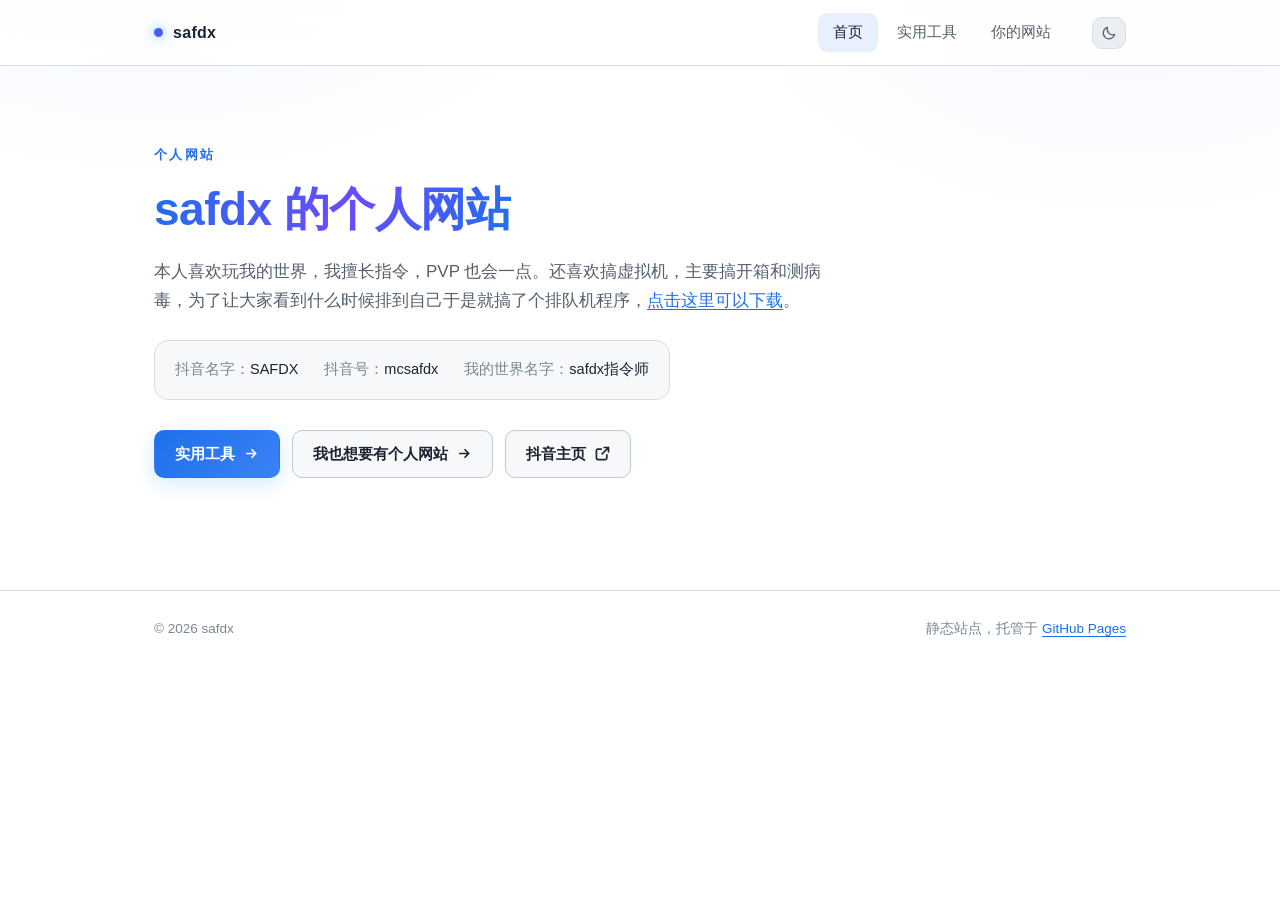
<file: index.html>
<!DOCTYPE html>
<html lang="zh-CN">
<head>
<meta charset="utf-8">
<meta name="viewport" content="width=device-width, initial-scale=1">
<title>safdx 的个人网站</title>
<meta name="description" content="safdx 的个人网站 —— 给自己团队做的系统都放在这里，可以直接下载。">
<link rel="icon" href="data:image/svg+xml,%3Csvg xmlns='http://www.w3.org/2000/svg' viewBox='0 0 64 64'%3E%3Crect width='64' height='64' rx='14' fill='%230a0e13'/%3E%3Ccircle cx='32' cy='32' r='13' fill='%234aa8ff'/%3E%3C/svg%3E">
<script>
/* 主题要在首次绘制前定好，免得先闪一下再变色 */
(function () {
  var m = document.cookie.match(/(?:^|;\s*)theme=(dark|light)/);
  var saved = m ? m[1] : null;
  /* cookie 拿不到时（比如用 file:// 直接打开）退回 localStorage */
  if (!saved) {
    try { saved = localStorage.getItem('theme'); } catch (e) { saved = null; }
  }
  if (saved !== 'dark' && saved !== 'light') saved = null;
  var light = window.matchMedia && window.matchMedia('(prefers-color-scheme: light)').matches;
  var useLight = saved === 'light' || (saved !== 'dark' && light);
  document.documentElement.setAttribute('data-site-theme', useLight ? 'light' : 'dark');
})();
</script>
<link rel="stylesheet" href="assets/css/style.css?v=11">
</head>
<body>

<header class="site-header">
  <div class="header-inner">
    <a class="brand" href="index.html"><span class="dot" aria-hidden="true"></span>safdx</a>
    <nav class="nav">
      <a href="index.html" class="is-active">首页</a>
      <a href="tools.html">实用工具</a>
      <a href="website.html">你的网站</a>
    </nav>
    <div class="theme-switch">
      <button type="button" class="theme-btn" id="themeToggle" title="切换到浅色" aria-label="切换到浅色" aria-pressed="true">
        <svg class="icon-sun" width="16" height="16" viewBox="0 0 24 24" fill="none" aria-hidden="true">
          <circle cx="12" cy="12" r="4.2" stroke="currentColor" stroke-width="1.8"/>
          <path d="M12 2.4v2.3M12 19.3v2.3M2.4 12h2.3M19.3 12h2.3M5.2 5.2l1.6 1.6M17.2 17.2l1.6 1.6M18.8 5.2l-1.6 1.6M6.8 17.2l-1.6 1.6"
                stroke="currentColor" stroke-width="1.8" stroke-linecap="round"/>
        </svg>
        <svg class="icon-moon" width="16" height="16" viewBox="0 0 24 24" fill="none" aria-hidden="true">
          <path d="M20.4 14.4A8.7 8.7 0 0 1 9.6 3.6a8.7 8.7 0 1 0 10.8 10.8Z"
                stroke="currentColor" stroke-width="1.8" stroke-linejoin="round"/>
        </svg>
      </button>
    </div>
    <button class="nav-toggle" aria-label="切换导航菜单" aria-expanded="false">
      <span></span><span></span><span></span>
    </button>
  </div>
</header>

<main>

  <section class="hero">
    <div class="wrap">
      <p class="eyebrow">个人网站</p>
      <h1 class="hero-title"><span class="grad-text">safdx 的个人网站</span></h1>
      <p class="hero-sub">本人喜欢玩我的世界，我擅长指令，PVP 也会一点。还喜欢搞虚拟机，主要搞开箱和测病毒，为了让大家看到什么时候排到自己于是就搞了个排队机程序，<span class="dl-hint"><button type="button" class="dl-hint-link" id="dlHintBtn" aria-expanded="false" aria-controls="dlHintPop">点击这里可以下载</button><span class="dl-hint-pop" id="dlHintPop" role="group" aria-label="下载客户端">
        <a href="downloads/queue_client.exe" class="js-download" download>Windows 客户端</a>
        <a href="downloads/queue_client_high.apk" class="js-download" download>安卓客户端</a>
      </span></span>。</p>

      <div class="contact-card">
        <p class="contact-row"><span class="contact-key">抖音名字：</span>SAFDX</p>
        <p class="contact-row"><span class="contact-key">抖音号：</span>mcsafdx</p>
        <p class="contact-row"><span class="contact-key">我的世界名字：</span>safdx指令师</p>
      </div>

      <div class="hero-actions">
        <a class="btn btn-primary" href="tools.html">
          实用工具
          <svg width="15" height="15" viewBox="0 0 16 16" fill="none" aria-hidden="true">
            <path d="M3 8h9M8.5 4 12.5 8l-4 4" stroke="currentColor" stroke-width="1.8"
                  stroke-linecap="round" stroke-linejoin="round"/>
          </svg>
        </a>
        <a class="btn btn-ghost" href="website.html">
          我也想要有个人网站
          <svg width="15" height="15" viewBox="0 0 16 16" fill="none" aria-hidden="true">
            <path d="M3 8h9M8.5 4 12.5 8l-4 4" stroke="currentColor" stroke-width="1.8"
                  stroke-linecap="round" stroke-linejoin="round"/>
          </svg>
        </a>
        <a class="btn btn-ghost" href="https://www.douyin.com/user/MS4wLjABAAAAdR-91zfeiwKAZihuY0wtQ143TeGW-eubZFzVfm_bqbgr_n3xeeypaCwjlSwu5_VN"
           target="_blank" rel="noopener noreferrer">
          抖音主页
          <svg width="15" height="15" viewBox="0 0 16 16" fill="none" aria-hidden="true">
            <path d="M9.8 1.6h4.6v4.6M14.4 1.6 7.6 8.4M6.6 3.4H3.1A1.6 1.6 0 0 0 1.5 5v7.9a1.6 1.6 0 0 0 1.6 1.6H11a1.6 1.6 0 0 0 1.6-1.6V9.4"
                  stroke="currentColor" stroke-width="1.8" stroke-linecap="round" stroke-linejoin="round"/>
          </svg>
        </a>
      </div>
    </div>
  </section>

</main>

<footer class="site-footer">
  <div class="wrap footer-inner">
    <span>© <span data-year>2026</span> safdx</span>
    <span>静态站点，托管于 <a class="dl-hint-link" href="https://docs.github.com/zh/pages" target="_blank" rel="noopener noreferrer">GitHub Pages</a></span>
  </div>
</footer>

<div class="modal" id="riskModal" hidden>
  <div class="modal-backdrop" data-modal-close></div>
  <div class="modal-card" role="dialog" aria-modal="true" aria-labelledby="riskModalTitle">
    <h3 class="modal-title" id="riskModalTitle">下载提示</h3>
    <p class="modal-text">该程序可能会被判定为风险程序，仅需选择信任、保留、无视风险即可，你不必担心安装到病毒</p>
    <div class="modal-actions">
      <button type="button" class="btn btn-ghost btn-sm" data-modal-close>取消</button>
      <a class="btn btn-primary btn-sm" id="riskConfirm" href="#" download>继续下载</a>
    </div>
  </div>
</div>

<script src="assets/js/main.js?v=17"></script>
</body>
</html>
</file>
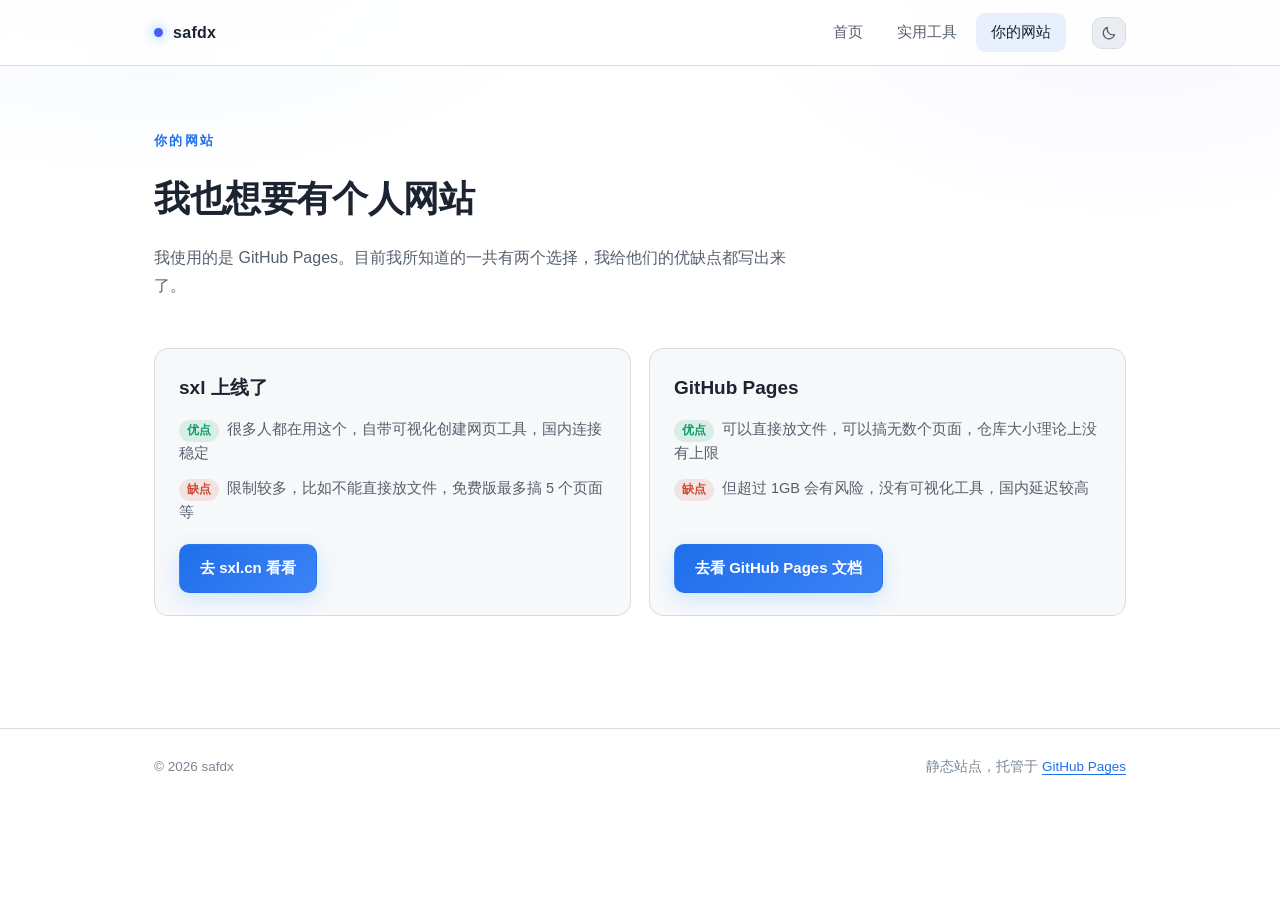
<file: website.html>
<!DOCTYPE html>
<html lang="zh-CN">
<head>
<meta charset="utf-8">
<meta name="viewport" content="width=device-width, initial-scale=1">
<title>你的网站 — safdx 的个人网站</title>
<meta name="description" content="想自己也搞一个个人网站？这里对比了 sxl 上线了和 GitHub Pages 两种做法的优缺点。">
<link rel="icon" href="data:image/svg+xml,%3Csvg xmlns='http://www.w3.org/2000/svg' viewBox='0 0 64 64'%3E%3Crect width='64' height='64' rx='14' fill='%230a0e13'/%3E%3Ccircle cx='32' cy='32' r='13' fill='%234aa8ff'/%3E%3C/svg%3E">
<script>
/* 主题要在首次绘制前定好，免得先闪一下再变色 */
(function () {
  var m = document.cookie.match(/(?:^|;\s*)theme=(dark|light)/);
  var saved = m ? m[1] : null;
  /* cookie 拿不到时（比如用 file:// 直接打开）退回 localStorage */
  if (!saved) {
    try { saved = localStorage.getItem('theme'); } catch (e) { saved = null; }
  }
  if (saved !== 'dark' && saved !== 'light') saved = null;
  var light = window.matchMedia && window.matchMedia('(prefers-color-scheme: light)').matches;
  var useLight = saved === 'light' || (saved !== 'dark' && light);
  document.documentElement.setAttribute('data-site-theme', useLight ? 'light' : 'dark');
})();
</script>
<link rel="stylesheet" href="assets/css/style.css?v=11">
</head>
<body>

<header class="site-header">
  <div class="header-inner">
    <a class="brand" href="index.html"><span class="dot" aria-hidden="true"></span>safdx</a>
    <nav class="nav">
      <a href="index.html">首页</a>
      <a href="tools.html">实用工具</a>
      <a href="website.html" class="is-active">你的网站</a>
    </nav>
    <div class="theme-switch">
      <button type="button" class="theme-btn" id="themeToggle" title="切换到浅色" aria-label="切换到浅色" aria-pressed="true">
        <svg class="icon-sun" width="16" height="16" viewBox="0 0 24 24" fill="none" aria-hidden="true">
          <circle cx="12" cy="12" r="4.2" stroke="currentColor" stroke-width="1.8"/>
          <path d="M12 2.4v2.3M12 19.3v2.3M2.4 12h2.3M19.3 12h2.3M5.2 5.2l1.6 1.6M17.2 17.2l1.6 1.6M18.8 5.2l-1.6 1.6M6.8 17.2l-1.6 1.6"
                stroke="currentColor" stroke-width="1.8" stroke-linecap="round"/>
        </svg>
        <svg class="icon-moon" width="16" height="16" viewBox="0 0 24 24" fill="none" aria-hidden="true">
          <path d="M20.4 14.4A8.7 8.7 0 0 1 9.6 3.6a8.7 8.7 0 1 0 10.8 10.8Z"
                stroke="currentColor" stroke-width="1.8" stroke-linejoin="round"/>
        </svg>
      </button>
    </div>
    <button class="nav-toggle" aria-label="切换导航菜单" aria-expanded="false">
      <span></span><span></span><span></span>
    </button>
  </div>
</header>

<main>

  <section class="page-head">
    <div class="wrap">
      <p class="eyebrow">你的网站</p>
      <h1 class="page-title">我也想要有个人网站</h1>
      <p class="page-sub">我使用的是 GitHub Pages。目前我所知道的一共有两个选择，我给他们的优缺点都写出来了。</p>
    </div>
  </section>

  <section class="section">
    <div class="wrap">
      <div class="compare-grid">

        <article class="compare-card">
          <h2 class="compare-name">sxl 上线了</h2>
          <ul class="compare-list">
            <li><span class="compare-tag is-pro">优点</span>很多人都在用这个，自带可视化创建网页工具，国内连接稳定</li>
            <li><span class="compare-tag is-con">缺点</span>限制较多，比如不能直接放文件，免费版最多搞 5 个页面等</li>
          </ul>
          <a class="btn btn-primary compare-go" href="https://www.sxl.cn/" target="_blank" rel="noopener noreferrer">去 sxl.cn 看看</a>
        </article>

        <article class="compare-card">
          <h2 class="compare-name">GitHub Pages</h2>
          <ul class="compare-list">
            <li><span class="compare-tag is-pro">优点</span>可以直接放文件，可以搞无数个页面，仓库大小理论上没有上限</li>
            <li><span class="compare-tag is-con">缺点</span>但超过 1GB 会有风险，没有可视化工具，国内延迟较高</li>
          </ul>
          <a class="btn btn-primary compare-go" href="https://docs.github.com/zh/pages" target="_blank" rel="noopener noreferrer">去看 GitHub Pages 文档</a>
        </article>

      </div>
    </div>
  </section>

</main>

<footer class="site-footer">
  <div class="wrap footer-inner">
    <span>© <span data-year>2026</span> safdx</span>
    <span>静态站点，托管于 <a class="dl-hint-link" href="https://docs.github.com/zh/pages" target="_blank" rel="noopener noreferrer">GitHub Pages</a></span>
  </div>
</footer>

<script src="assets/js/main.js?v=17"></script>
</body>
</html>
</file>
<file: assets/css/style.css>
/* ============================================================
   safdx 的个人网站 — 全站样式（深色 / 亮色，跟随系统）
   ============================================================ */

*, *::before, *::after { box-sizing: border-box; }

/* 默认深色；想切亮色就给 <html> 挂上 data-site-theme="light"（由各页头部的脚本按用户选择写好） */
:root {
  color-scheme: dark;

  --bg: #0a0e13;
  --surface: #111823;
  --surface-2: #16202e;
  --surface-fade: rgba(17, 24, 35, .55);
  --border: #22303f;
  --border-strong: #2e4152;
  --text: #e6edf3;
  --dim: #97a5b4;
  --faint: #6a7a8a;
  --accent: #4aa8ff;
  --accent-2: #8b6cff;
  --accent-soft: rgba(74, 168, 255, .12);
  --accent-hover: #7cc7ff;
  --btn-to: #6c8cff;
  --btn-fg: #04121f;
  --header-bg: rgba(10, 14, 19, .78);
  --glow-1: rgba(74, 168, 255, .13);
  --glow-2: rgba(139, 108, 255, .10);
  --grad-from: #7cc7ff;
  --grad-mid: #b39bff;
  --shadow: 0 10px 34px rgba(0, 0, 0, .5);
  --radius: 14px;
  --wrap: 1020px;

  --pro: #37d39b;
  --pro-soft: rgba(55, 211, 155, .14);
  --con: #ff8a7a;
  --con-soft: rgba(255, 138, 122, .14);
}

/* 亮色主题：跟随用户选择切换，无需监听系统设置 */
:root[data-site-theme="light"] {
  color-scheme: light;

  --bg: #ffffff;
  --surface: #f6f8fa;
  --surface-2: #eaeef2;
  --surface-fade: rgba(246, 248, 250, .9);
  --border: #d6dde3;
  --border-strong: #bfc9d3;
  --text: #1b2430;
  --dim: #55606d;
  --faint: #7a8794;
  --accent: #1f6feb;
  --accent-2: #6a4bff;
  --accent-soft: rgba(31, 111, 235, .10);
  --accent-hover: #1a5fd0;
  --btn-to: #3b82f6;
  --btn-fg: #ffffff;
  --header-bg: rgba(255, 255, 255, .82);
  --glow-1: rgba(31, 111, 235, .07);
  --glow-2: rgba(106, 75, 255, .06);
  --grad-from: #1f6feb;
  --grad-mid: #6a4bff;
  --shadow: 0 10px 30px rgba(20, 30, 45, .13);

  --pro: #0f9d63;
  --pro-soft: rgba(15, 157, 99, .12);
  --con: #cf4a31;
  --con-soft: rgba(207, 74, 49, .12);
}

html { scroll-behavior: smooth; }

body {
  margin: 0;
  background-color: var(--bg);
  background-image:
    radial-gradient(760px 440px at 12% -10%, var(--glow-1), transparent 62%),
    radial-gradient(660px 420px at 88% -4%, var(--glow-2), transparent 62%);
  background-repeat: no-repeat;
  background-attachment: fixed;
  color: var(--text);
  font-family: -apple-system, BlinkMacSystemFont, "Segoe UI", "Microsoft YaHei",
               "PingFang SC", "Hiragino Sans GB", "Source Han Sans SC", sans-serif;
  font-size: 16px;
  line-height: 1.75;
  -webkit-font-smoothing: antialiased;
  text-rendering: optimizeLegibility;
}

img { max-width: 100%; }
a { color: var(--accent); }

.wrap {
  max-width: var(--wrap);
  margin: 0 auto;
  padding: 0 24px;
}

/* ============================ 页头 ============================ */

.site-header {
  position: sticky;
  top: 0;
  z-index: 50;
  background: var(--header-bg);
  -webkit-backdrop-filter: blur(12px);
  backdrop-filter: blur(12px);
  border-bottom: 1px solid var(--border);
}

.header-inner {
  max-width: var(--wrap);
  margin: 0 auto;
  padding: 13px 24px;
  display: flex;
  align-items: center;
  gap: 16px;
}

.brand {
  display: inline-flex;
  align-items: center;
  gap: 10px;
  font-weight: 700;
  font-size: 16px;
  letter-spacing: .3px;
  color: var(--text);
  text-decoration: none;
}

.brand .dot {
  width: 9px;
  height: 9px;
  border-radius: 50%;
  background: linear-gradient(135deg, var(--accent), var(--accent-2));
  box-shadow: 0 0 12px rgba(74, 168, 255, .85);
}

.nav {
  display: flex;
  gap: 4px;
  margin-left: auto;
}

.nav a {
  display: block;
  padding: 7px 15px;
  border-radius: 9px;
  font-size: 14.5px;
  color: var(--dim);
  text-decoration: none;
  transition: color .18s ease, background .18s ease;
}

.nav a:hover { color: var(--text); background: var(--surface-2); }
.nav a.is-active { color: var(--text); background: var(--accent-soft); }

.nav-toggle {
  display: none;
  width: 40px;
  height: 34px;
  flex-direction: column;
  align-items: center;
  justify-content: center;
  gap: 4px;
  padding: 0;
  border: 1px solid var(--border);
  border-radius: 9px;
  background: var(--surface-2);
  cursor: pointer;
}

.nav-toggle span {
  display: block;
  width: 16px;
  height: 2px;
  border-radius: 2px;
  background: var(--dim);
}

/* ============================ 主题切换 ============================ */

.theme-switch {
  display: inline-flex;
  margin-left: 10px;
}

.theme-btn {
  display: grid;
  place-items: center;
  width: 34px;
  height: 32px;
  padding: 0;
  border: 1px solid var(--border);
  border-radius: 10px;
  background: var(--surface-2);
  color: var(--dim);
  cursor: pointer;
  transition: color .18s ease, background .18s ease, border-color .18s ease;
}

.theme-btn:hover {
  color: var(--text);
  background: var(--surface);
  border-color: var(--border-strong);
}

/* 暗色时显示太阳（点一下变浅色），浅色时显示月亮（点一下变暗色） */
.theme-btn .icon-moon { display: none; }
html[data-site-theme="light"] .theme-btn .icon-sun { display: none; }
html[data-site-theme="light"] .theme-btn .icon-moon { display: block; }

/* ============================ 首页 Hero ============================ */

.hero { padding: 78px 0 40px; }

.eyebrow {
  margin: 0 0 14px;
  font-size: 13px;
  font-weight: 600;
  letter-spacing: 2.4px;
  text-transform: uppercase;
  color: var(--accent);
}

.hero-title {
  margin: 0;
  font-size: clamp(30px, 5.4vw, 46px);
  line-height: 1.25;
  letter-spacing: -.5px;
  font-weight: 800;
}

.grad-text {
  background: linear-gradient(115deg, var(--grad-from) 0%, var(--grad-mid) 55%, var(--grad-from) 100%);
  -webkit-background-clip: text;
  background-clip: text;
  -webkit-text-fill-color: transparent;
  color: transparent;
}

.hero-sub {
  margin: 18px 0 0;
  max-width: 700px;
  font-size: 17px;
  color: var(--dim);
}

.hero-actions {
  margin-top: 30px;
  display: flex;
  flex-wrap: wrap;
  gap: 12px;
}

/* 首页简介里的「点击这里可以下载」：悬停或点击在文字下方弹出小栏 */
.dl-hint {
  position: relative;
  display: inline-block;
}

.dl-hint-link {
  padding: 0;
  border: 0;
  background: none;
  font: inherit;
  color: var(--accent);
  text-decoration: underline;
  text-underline-offset: 3px;
  cursor: pointer;
}

.dl-hint-link:hover { color: var(--accent-hover); }

.dl-hint-pop {
  position: absolute;
  z-index: 40;
  top: calc(100% + 8px);
  left: 0;
  display: none;
  flex-direction: column;
  gap: 2px;
  min-width: 190px;
  padding: 6px;
  border: 1px solid var(--border-strong);
  border-radius: 11px;
  background: var(--surface);
  box-shadow: var(--shadow);
}

.dl-hint-pop.is-open { display: flex; }

.dl-hint-pop a {
  display: block;
  padding: 8px 12px;
  border-radius: 7px;
  font-size: 14px;
  color: var(--text);
  text-decoration: none;
  white-space: nowrap;
  transition: background .18s ease, color .18s ease;
}

.dl-hint-pop a:hover { color: var(--accent); background: var(--accent-soft); }

/* ============================ 联系方式 ============================ */

.contact-card {
  margin-top: 24px;
  display: inline-flex;
  flex-direction: row;
  flex-wrap: wrap;
  align-items: baseline;
  gap: 8px 26px;
  padding: 16px 20px;
  border: 1px solid var(--border);
  border-radius: var(--radius);
  background: var(--surface);
}

.contact-row {
  margin: 0;
  font-size: 14.5px;
  color: var(--text);
}

.contact-key { color: var(--faint); }

/* ============================ 通用区块 ============================ */

.section { padding: 40px 0; }
.section + .section { padding-top: 8px; }

.section-title {
  margin: 0 0 20px;
  font-size: 15px;
  font-weight: 700;
  letter-spacing: 2px;
  text-transform: uppercase;
  color: var(--faint);
}

.page-head { padding: 64px 0 8px; }

.page-title {
  margin: 0;
  font-size: clamp(26px, 4.4vw, 36px);
  font-weight: 800;
  letter-spacing: -.4px;
}

.page-sub {
  margin: 14px 0 0;
  max-width: 660px;
  color: var(--dim);
}

/* ============================ 按钮 ============================ */

.btn {
  display: inline-flex;
  align-items: center;
  justify-content: center;
  gap: 9px;
  padding: 10px 20px;
  border: 1px solid transparent;
  border-radius: 10px;
  font: inherit;
  font-size: 15px;
  font-weight: 600;
  text-decoration: none;
  white-space: nowrap;
  cursor: pointer;
  transition: transform .18s ease, box-shadow .18s ease,
              background .18s ease, border-color .18s ease, color .18s ease;
}

.btn-primary {
  background: linear-gradient(135deg, var(--accent), var(--btn-to));
  color: var(--btn-fg);
  box-shadow: 0 6px 20px rgba(74, 168, 255, .24);
}

.btn-primary:hover {
  transform: translateY(-1px);
  box-shadow: 0 10px 26px rgba(74, 168, 255, .34);
}

.btn-ghost {
  background: var(--surface);
  color: var(--text);
  border-color: var(--border-strong);
}

.btn-ghost:hover {
  background: var(--surface-2);
  border-color: var(--accent);
}

.btn-sm { padding: 8px 16px; font-size: 14px; }

.btn svg { flex: none; }

/* ============================ 卡片 ============================ */

.card {
  padding: 22px 24px;
  border: 1px solid var(--border);
  border-radius: var(--radius);
  background: var(--surface);
}

.feature-card {
  display: flex;
  align-items: center;
  gap: 20px;
  padding: 22px 24px;
  border: 1px solid var(--border);
  border-radius: var(--radius);
  background: linear-gradient(180deg, var(--surface), var(--surface-fade));
  text-decoration: none;
  color: inherit;
  transition: border-color .18s ease, transform .18s ease, box-shadow .18s ease;
}

.feature-card:hover {
  border-color: var(--border-strong);
  transform: translateY(-2px);
  box-shadow: var(--shadow);
}

.feature-icon {
  flex: none;
  width: 52px;
  height: 52px;
  display: grid;
  place-items: center;
  border-radius: 13px;
  background: var(--accent-soft);
  border: 1px solid rgba(74, 168, 255, .28);
  color: var(--accent);
  font-size: 20px;
  font-weight: 700;
}

.feature-body { min-width: 0; }
.feature-body h3 { margin: 0 0 6px; font-size: 18px; font-weight: 700; }
.feature-body p { margin: 0 0 10px; font-size: 14.5px; color: var(--dim); }

.feature-arrow {
  margin-left: auto;
  color: var(--faint);
  font-size: 20px;
  transition: color .18s ease, transform .18s ease;
}

.feature-card:hover .feature-arrow { color: var(--accent); transform: translateX(3px); }

.tag {
  display: inline-block;
  margin: 0 6px 0 0;
  padding: 2px 10px;
  border: 1px solid var(--border);
  border-radius: 999px;
  background: var(--surface-2);
  font-size: 12.5px;
  color: var(--dim);
}

/* ============================ 正文排版 ============================ */

.prose { max-width: 720px; color: var(--dim); }
.prose p { margin: 0 0 16px; }
.prose strong { color: var(--text); font-weight: 600; }
.prose h3 { margin: 26px 0 10px; font-size: 17px; color: var(--text); }
.prose ul { margin: 0 0 16px; padding-left: 22px; }
.prose li { margin-bottom: 6px; }

.spec-table {
  width: 100%;
  border-collapse: collapse;
  font-size: 14.5px;
}

.spec-table th,
.spec-table td {
  padding: 11px 14px;
  text-align: left;
  border-bottom: 1px solid var(--border);
}

.spec-table th {
  font-size: 12.5px;
  font-weight: 600;
  letter-spacing: 1px;
  text-transform: uppercase;
  color: var(--faint);
  white-space: nowrap;
}

.spec-table td:first-child { color: var(--text); white-space: nowrap; }
.spec-table td { color: var(--dim); }

/* ============================ 下载区 ============================ */

.dl-box {
  padding: 24px;
  border: 1px solid var(--border);
  border-radius: var(--radius);
  background: linear-gradient(180deg, var(--surface), var(--surface-fade));
}

.dl-head {
  display: flex;
  align-items: center;
  gap: 14px;
  flex-wrap: wrap;
}

.dl-head h3 {
  margin: 0;
  font-size: 17px;
  font-weight: 700;
}

/* 分段切换控件 */
.seg {
  display: inline-flex;
  gap: 4px;
  padding: 4px;
  border: 1px solid var(--border);
  border-radius: 11px;
  background: var(--surface-2);
}

.seg-btn {
  padding: 7px 16px;
  border: 0;
  border-radius: 8px;
  background: transparent;
  font: inherit;
  font-size: 14px;
  color: var(--dim);
  cursor: pointer;
  transition: background .18s ease, color .18s ease;
}

.seg-btn:hover { color: var(--text); }

.seg-btn.is-active {
  background: linear-gradient(135deg, var(--accent), var(--btn-to));
  color: var(--btn-fg);
  font-weight: 600;
}

.dl-panels { margin-top: 18px; }
.dl-panel { display: none; }
.dl-panel.is-active { display: block; animation: fade-up .22s ease both; }

@keyframes fade-up {
  from { opacity: 0; transform: translateY(6px); }
  to   { opacity: 1; transform: none; }
}

.dl-card {
  display: flex;
  align-items: center;
  gap: 16px;
  flex-wrap: wrap;
  padding: 18px 20px;
  border: 1px solid var(--border);
  border-radius: 12px;
  background: var(--bg);
}

.dl-info { min-width: 0; }
.dl-name { font-size: 15.5px; font-weight: 600; }
.dl-meta { margin-top: 3px; font-size: 13.5px; color: var(--faint); }
.dl-card .btn { margin-left: auto; }

/* 帮助气泡 */
.help-wrap { position: relative; margin-left: 4px; }

.help-btn {
  width: 29px;
  height: 29px;
  display: grid;
  place-items: center;
  padding: 0;
  border: 1px solid var(--border-strong);
  border-radius: 50%;
  background: var(--surface-2);
  color: var(--dim);
  font: inherit;
  font-size: 14px;
  font-weight: 700;
  line-height: 1;
  cursor: pointer;
  transition: color .18s ease, border-color .18s ease, background .18s ease;
}

.help-btn:hover,
.help-btn[aria-expanded="true"] {
  color: var(--text);
  border-color: var(--accent);
  background: var(--accent-soft);
}

.help-pop {
  position: absolute;
  right: 0;
  top: calc(100% + 10px);
  z-index: 60;
  width: min(272px, calc(100vw - 60px));
  padding: 12px 14px;
  border: 1px solid var(--border-strong);
  border-radius: 12px;
  background: var(--surface-2);
  box-shadow: var(--shadow);
  font-size: 13.5px;
  line-height: 1.7;
  color: var(--dim);
  opacity: 0;
  transform: translateY(-6px);
  pointer-events: none;
  transition: opacity .18s ease, transform .18s ease;
}

.help-pop.is-open {
  opacity: 1;
  transform: none;
  pointer-events: auto;
}

.help-pop a {
  color: var(--accent);
  text-decoration: none;
  border-bottom: 1px dashed rgba(74, 168, 255, .55);
}

.help-pop a:hover { color: var(--accent-hover); }

/* 问号只在移动版下出现，桌面版隐藏 */
.help-wrap.is-hidden { display: none; }

/* 下载提示弹窗 */
.modal {
  position: fixed;
  inset: 0;
  z-index: 200;
  display: grid;
  place-items: center;
  padding: 20px;
}

.modal[hidden] { display: none; }

.modal-backdrop {
  position: absolute;
  inset: 0;
  background: rgba(0, 0, 0, .55);
}

.modal-card {
  position: relative;
  width: min(420px, 100%);
  padding: 22px 24px;
  border: 1px solid var(--border-strong);
  border-radius: var(--radius);
  background: var(--surface);
  box-shadow: var(--shadow);
}

.modal-title { margin: 0 0 10px; font-size: 16px; font-weight: 700; }

.modal-text {
  margin: 0 0 20px;
  font-size: 14.5px;
  line-height: 1.75;
  color: var(--dim);
}

.modal-actions {
  display: flex;
  justify-content: flex-end;
  gap: 10px;
  flex-wrap: wrap;
}

/* ============================ 工具卡片 ============================ */

/* 默认每行两个；空间挤到放不下 390px 的卡片时自动换成每行一个 */
.tool-grid {
  display: grid;
  gap: 18px;
  grid-template-columns: repeat(auto-fit, minmax(min(390px, 100%), 1fr));
}

.tool-empty {
  margin: 0;
  font-size: 14.5px;
  color: var(--dim);
}

.tool-empty.is-hidden { display: none; }

.tool-card {
  display: flex;
  align-items: stretch;
  overflow: hidden;
  border: 1px solid var(--border);
  border-radius: var(--radius);
  background: var(--surface);
  transition: border-color .18s ease, transform .18s ease, box-shadow .18s ease;
}

.tool-card:hover {
  border-color: var(--border-strong);
  transform: translateY(-2px);
  box-shadow: var(--shadow);
}

/* 左边图片占整块三分之一，高度跟着卡片走；整张图缩放后完整居中显示，不裁切 */
.tool-thumb {
  position: relative;
  flex: 0 0 33.3333%;
  min-height: 138px;
  background: var(--surface-2);
  border-right: 1px solid var(--border);
}

.tool-thumb img {
  position: absolute;
  inset: 0;
  display: block;
  width: 100%;
  height: 100%;
  padding: 12px; /* 用 box-sizing 收到宽度里，图片不贴边也不越界 */
  object-fit: contain;
}

.tool-body {
  flex: 1 1 auto;
  min-width: 0;
  display: flex;
  flex-direction: column;
  align-items: flex-start;
  padding: 16px 18px;
}

.tool-name {
  margin: 0 0 8px;
  font-size: 16.5px;
  font-weight: 700;
  line-height: 1.4;
}

.tool-desc-wrap { position: relative; width: 100%; }

/* 简介固定占三行，写超了最多显示到第三行 */
.tool-desc {
  display: -webkit-box;
  -webkit-box-orient: vertical;
  -webkit-line-clamp: 3;
  line-clamp: 3;
  overflow: hidden;
  min-height: 4.8em;
  margin: 0;
  font-size: 14.5px;
  line-height: 1.6;
  color: var(--dim);
}

/* 「…展开」贴在第三行末尾，用渐变把底下的文字盖住 */
.tool-more {
  position: absolute;
  right: 0;
  bottom: 0;
  padding: 0 0 0 28px;
  border: 0;
  background: linear-gradient(90deg, rgba(0, 0, 0, 0), var(--surface) 42%);
  font: inherit;
  font-size: 14px;
  line-height: 1.6;
  color: var(--accent);
  cursor: pointer;
}

.tool-more:hover { color: var(--accent-hover); }
.tool-more.is-hidden { display: none; }

/* 按钮永远贴着卡片底部 */
.tool-go { margin-top: auto; }

/* ============================ 建站方法对比 ============================ */

/* 宽屏并排两块，窄了自动换成一块一行 */
.compare-grid {
  display: grid;
  gap: 18px;
  grid-template-columns: repeat(auto-fit, minmax(min(360px, 100%), 1fr));
  align-items: stretch;
}

.compare-card {
  display: flex;
  flex-direction: column;
  padding: 22px 24px;
  border: 1px solid var(--border);
  border-radius: var(--radius);
  background: linear-gradient(180deg, var(--surface), var(--surface-fade));
}

.compare-name {
  margin: 0 0 14px;
  font-size: 19px;
  font-weight: 700;
}

.compare-list {
  display: flex;
  flex-direction: column;
  gap: 12px;
  margin: 0 0 20px;
  padding: 0;
  list-style: none;
}

.compare-list li {
  font-size: 14.5px;
  line-height: 1.62;
  color: var(--dim);
}

.compare-tag {
  display: inline-block;
  margin-right: 8px;
  padding: 1px 8px;
  border-radius: 999px;
  font-size: 12px;
  font-weight: 600;
  white-space: nowrap;
}

.compare-tag.is-pro { color: var(--pro); background: var(--pro-soft); }
.compare-tag.is-con { color: var(--con); background: var(--con-soft); }

/* 按钮贴着卡片底部，两张卡即使文字长短不同也对得齐 */
.compare-go {
  margin-top: auto;
  align-self: flex-start;
}

/* ============================ 页脚 ============================ */

.site-footer {
  margin-top: 72px;
  border-top: 1px solid var(--border);
  padding: 26px 0;
}

.footer-inner {
  display: flex;
  align-items: center;
  justify-content: space-between;
  gap: 12px;
  flex-wrap: wrap;
  font-size: 13.5px;
  color: var(--faint);
}

/* 页脚的 GitHub Pages 只是一个普通链接，直接跳转，没有小栏 */

/* ============================ 404 ============================ */

.notfound {
  min-height: 62vh;
  display: grid;
  place-items: center;
  text-align: center;
}

.notfound-code {
  margin: 0;
  font-size: clamp(64px, 14vw, 116px);
  font-weight: 800;
  line-height: 1;
  letter-spacing: -3px;
}

.notfound p { color: var(--dim); }

/* ============================ 响应式 ============================ */

@media (max-width: 640px) {
  .wrap { padding: 0 18px; }
  .header-inner { padding: 11px 18px; }

  /* 窄屏下小栏改为右对齐，避免顶出屏幕 */
  .dl-hint-pop { left: auto; right: 0; }

  .nav-toggle { display: flex; margin-left: auto; order: 3; }
  .theme-switch { order: 2; margin-left: auto; }

  .nav {
    position: absolute;
    left: 14px;
    right: 14px;
    top: calc(100% + 6px);
    order: 4;
    display: none;
    flex-direction: column;
    gap: 2px;
    padding: 8px;
    border: 1px solid var(--border);
    border-radius: 12px;
    background: var(--surface);
    box-shadow: var(--shadow);
  }

  .nav.is-open { display: flex; }
  .nav a { padding: 10px 14px; }

  .hero { padding: 52px 0 28px; }
  .page-head { padding: 44px 0 4px; }

  .feature-card { flex-direction: column; align-items: flex-start; gap: 14px; }
  .feature-arrow { display: none; }

  .dl-card { flex-direction: column; align-items: stretch; }
  .dl-card .btn { margin-left: 0; }
  .dl-head h3 { width: 100%; }

  .spec-table th, .spec-table td { padding: 9px 10px; }
  .spec-table { font-size: 13.5px; }
}
</file>
